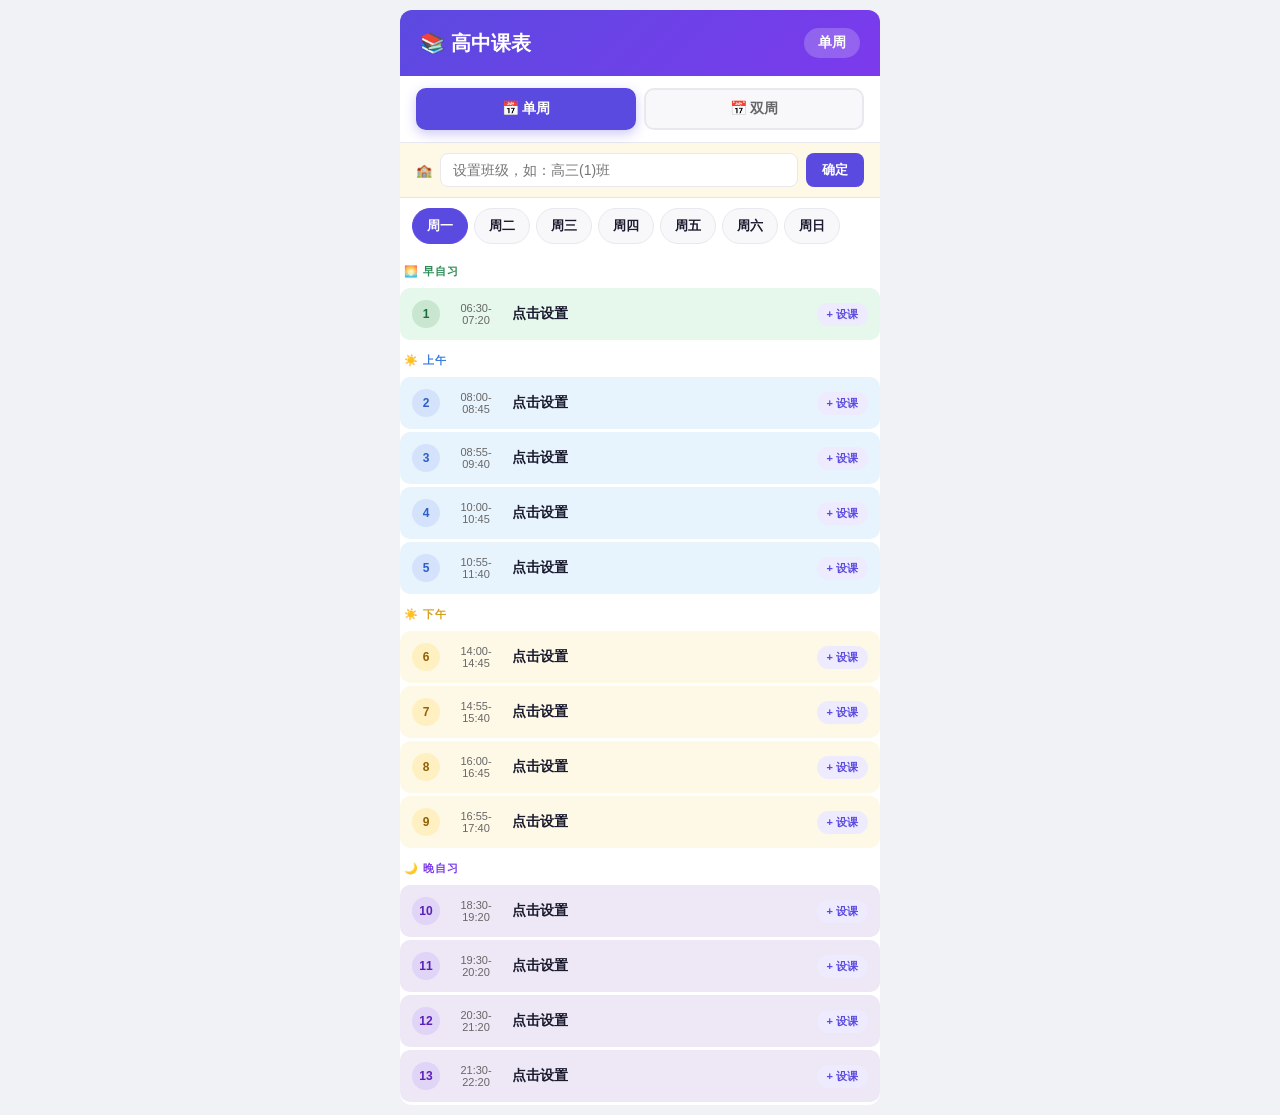
<file: schedule.html>
<!DOCTYPE html>
<html lang="zh-CN">
<head>
<meta charset="UTF-8">
<meta name="viewport" content="width=device-width, initial-scale=1.0, user-scalable=no">
<title>高中课表 · 两周·单双周</title>
<style>
:root {
  --bg: #f0f2f5; --card: #fff; --primary: #5b4ae0; --primary-light: #eeebff;
  --text: #1a1a2e; --text2: #666; --border: #e8e8ef; --gold: #c9a96e;
  --morning: #e8f4fd; --afternoon: #fef9e7; --night: #ede7f6; --early: #e6f7ec;
  --shadow: 0 2px 12px rgba(0,0,0,.06); --radius: 12px;
}
* { margin:0; padding:0; box-sizing:border-box; }
body {
  font-family: -apple-system, 'PingFang SC', 'Microsoft YaHei', sans-serif;
  background: var(--bg); color: var(--text); min-height: 100vh;
  display: flex; justify-content: center; padding: 10px;
  -webkit-tap-highlight-color: transparent;
}
.container { width: 100%; max-width: 480px; }

/* 头部 */
.header {
  background: linear-gradient(135deg, #5b4ae0, #7c3aed);
  color: #fff; padding: 18px 20px; border-radius: var(--radius) var(--radius) 0 0;
  display: flex; justify-content: space-between; align-items: center;
}
.header h1 { font-size: 20px; font-weight: 700; }
.header .week-badge {
  background: rgba(255,255,255,.2); padding: 6px 14px; border-radius: 20px;
  font-size: 14px; font-weight: 600;
}

/* 周切换 */
.week-switch {
  display: flex; gap: 8px; padding: 12px 16px; background: var(--card);
  border-bottom: 1px solid var(--border);
}
.week-btn {
  flex: 1; padding: 10px; border-radius: 10px; border: 2px solid var(--border);
  background: #f8f8fb; font-size: 14px; font-weight: 600; cursor: pointer;
  text-align: center; transition: all .2s; color: var(--text2);
}
.week-btn.active {
  background: var(--primary); color: #fff; border-color: var(--primary);
  box-shadow: 0 4px 12px rgba(91,74,224,.3);
}

/* 日期标签 */
.day-tabs {
  display: flex; overflow-x: auto; padding: 10px 12px; gap: 6px;
  background: var(--card); scrollbar-width: none;
}
.day-tabs::-webkit-scrollbar { display: none; }
.day-tab {
  flex: 0 0 auto; padding: 8px 14px; border-radius: 20px; font-size: 13px;
  font-weight: 600; cursor: pointer; border: 1.5px solid var(--border);
  background: #f8f8fb; white-space: nowrap; transition: all .2s;
}
.day-tab.active { background: var(--primary); color: #fff; border-color: var(--primary); }

/* 班级设置栏 */
.class-bar {
  display: flex; gap: 8px; align-items: center; padding: 10px 16px;
  background: #fef9e7; border-bottom: 1px solid #f0e6c0; font-size: 13px;
}
.class-bar label { font-weight: 600; color: var(--gold); white-space: nowrap; }
#classInput {
  flex: 1; padding: 8px 12px; border: 1.5px solid var(--border); border-radius: 8px;
  font-size: 14px; outline: none; background: #fff;
}
#classInput:focus { border-color: var(--primary); }
.class-bar button {
  padding: 8px 16px; background: var(--primary); color: #fff; border: none;
  border-radius: 8px; font-size: 13px; font-weight: 600; cursor: pointer;
}

/* 课表 */
.schedule { background: var(--card); border-radius: 0 0 var(--radius) var(--radius); overflow: hidden; }
.period-group { padding: 4px 14px; }
.period-group-label {
  font-size: 11px; font-weight: 700; text-transform: uppercase; letter-spacing: 1px;
  padding: 10px 4px 6px; color: var(--text2);
}
.period-group-label.early { color: #2d8a56; }
.period-group-label.morning { color: #3b7ddd; }
.period-group-label.afternoon { color: #d4a017; }
.period-group-label.night { color: #7c3aed; }

.period-row {
  display: flex; align-items: center; padding: 8px 10px; margin: 3px 0;
  border-radius: 10px; gap: 10px; cursor: pointer; transition: all .15s;
  border: 2px solid transparent; min-height: 52px;
}
.period-row:active { transform: scale(.98); }
.period-row.early-bg { background: var(--early); }
.period-row.morning-bg { background: var(--morning); }
.period-row.afternoon-bg { background: var(--afternoon); }
.period-row.night-bg { background: var(--night); }

.period-num {
  width: 28px; height: 28px; border-radius: 50%; display: flex;
  align-items: center; justify-content: center; font-size: 12px;
  font-weight: 700; flex-shrink: 0;
}
.early-bg .period-num { background: #c8e6d0; color: #1b6e3a; }
.morning-bg .period-num { background: #d4e2fc; color: #2b5fc3; }
.afternoon-bg .period-num { background: #fef0c0; color: #92600a; }
.night-bg .period-num { background: #e0d4f7; color: #5b21b6; }

.period-time { font-size: 11px; color: var(--text2); width: 52px; flex-shrink: 0; text-align: center; }
.period-info { flex: 1; min-width: 0; }
.period-subject {
  font-size: 14px; font-weight: 700; color: var(--text);
  white-space: nowrap; overflow: hidden; text-overflow: ellipsis;
}
.period-class {
  font-size: 11px; color: var(--text2); margin-top: 1px;
}
.period-action {
  font-size: 11px; color: var(--primary); font-weight: 600;
  padding: 4px 10px; border-radius: 12px; background: var(--primary-light);
  white-space: nowrap; flex-shrink: 0;
}
.period-row.filled .period-action { display: none; }

/* 弹窗 */
.modal-overlay {
  position: fixed; top: 0; left: 0; width: 100%; height: 100%;
  background: rgba(0,0,0,.4); z-index: 100; display: flex;
  align-items: flex-end; justify-content: center;
}
.modal-sheet {
  width: 100%; max-width: 480px; background: #fff; border-radius: 20px 20px 0 0;
  padding: 20px 16px 32px; animation: slideUp .25s ease;
}
@keyframes slideUp { from { transform: translateY(100%); } to { transform: translateY(0); } }
.modal-sheet h3 { font-size: 17px; margin-bottom: 14px; color: var(--text); }
.modal-sheet input {
  width: 100%; padding: 12px; border: 2px solid var(--border); border-radius: 10px;
  font-size: 15px; margin-bottom: 10px; outline: none;
}
.modal-sheet input:focus { border-color: var(--primary); }
.modal-sheet .btn-row { display: flex; gap: 10px; margin-top: 14px; }
.modal-sheet button {
  flex: 1; padding: 12px; border-radius: 10px; font-size: 15px;
  font-weight: 600; cursor: pointer; border: none;
}
.btn-save { background: var(--primary); color: #fff; }
.btn-clear { background: #fee2e2; color: #dc2626; }
.btn-cancel { background: #f1f5f9; color: var(--text2); }

/* 空状态 */
.empty-hint { text-align: center; padding: 40px 20px; color: #ccc; font-size: 14px; }
</style>
</head>
<body>
<div class="container">
  <div class="header">
    <h1>📚 高中课表</h1>
    <div class="week-badge" id="weekBadge">单周</div>
  </div>

  <div class="week-switch" id="weekSwitch">
    <div class="week-btn active" data-week="odd">📅 单周</div>
    <div class="week-btn" data-week="even">📅 双周</div>
  </div>

  <div class="class-bar">
    <label>🏫</label>
    <input type="text" id="classInput" placeholder="设置班级，如：高三(1)班" autocomplete="off">
    <button onclick="saveClass()">确定</button>
  </div>

  <div class="day-tabs" id="dayTabs"></div>

  <div class="schedule" id="schedule"></div>
</div>

<div class="modal-overlay" id="modal" style="display:none">
  <div class="modal-sheet">
    <h3 id="modalTitle">编辑课程</h3>
    <input type="text" id="modalSubject" placeholder="科目名称，如：语文">
    <input type="text" id="modalClass" placeholder="班级（自动填入默认班级）">
    <div class="btn-row">
      <button class="btn-clear" onclick="clearSlot()">清空</button>
      <button class="btn-cancel" onclick="closeModal()">取消</button>
      <button class="btn-save" onclick="saveSlot()">保存</button>
    </div>
  </div>
</div>

<script>
// 时间段定义：早自习1 + 上午4 + 下午4 + 晚自习4 = 13节
var periods = [
  { id:0,  label:'早自习', cls:'early-bg', time:'06:30-07:20', group:'early',    groupLabel:'🌅 早自习' },
  { id:1,  label:'第1节',  cls:'morning-bg', time:'08:00-08:45', group:'morning',  groupLabel:'☀️ 上午' },
  { id:2,  label:'第2节',  cls:'morning-bg', time:'08:55-09:40', group:'morning',  groupLabel:'' },
  { id:3,  label:'第3节',  cls:'morning-bg', time:'10:00-10:45', group:'morning',  groupLabel:'' },
  { id:4,  label:'第4节',  cls:'morning-bg', time:'10:55-11:40', group:'morning',  groupLabel:'' },
  { id:5,  label:'第5节',  cls:'afternoon-bg', time:'14:00-14:45', group:'afternoon', groupLabel:'☀️ 下午' },
  { id:6,  label:'第6节',  cls:'afternoon-bg', time:'14:55-15:40', group:'afternoon', groupLabel:'' },
  { id:7,  label:'第7节',  cls:'afternoon-bg', time:'16:00-16:45', group:'afternoon', groupLabel:'' },
  { id:8,  label:'第8节',  cls:'afternoon-bg', time:'16:55-17:40', group:'afternoon', groupLabel:'' },
  { id:9,  label:'晚自习1', cls:'night-bg', time:'18:30-19:20', group:'night',    groupLabel:'🌙 晚自习' },
  { id:10, label:'晚自习2', cls:'night-bg', time:'19:30-20:20', group:'night',    groupLabel:'' },
  { id:11, label:'晚自习3', cls:'night-bg', time:'20:30-21:20', group:'night',    groupLabel:'' },
  { id:12, label:'晚自习4', cls:'night-bg', time:'21:30-22:20', group:'night',    groupLabel:'' }
];

var dayNames = ['周一','周二','周三','周四','周五','周六','周日'];
var currentWeek = 'odd';  // odd | even
var currentDay = 0;       // 0-6
var currentClass = '';
var editingPeriod = null;
var editingDay = null;

// 数据：schedule[week][day][periodId] = { subject, className }
var schedule = { odd: {}, even: {} };
for (var w of ['odd','even']) {
  for (var d = 0; d < 7; d++) {
    schedule[w][d] = {};
  }
}

// 从 localStorage 加载
function loadData() {
  try {
    var saved = JSON.parse(localStorage.getItem('schedule_data'));
    if (saved) { schedule = saved; }
    currentClass = localStorage.getItem('schedule_class') || '';
  } catch(e) {}
}
function saveData() {
  localStorage.setItem('schedule_data', JSON.stringify(schedule));
  localStorage.setItem('schedule_class', currentClass);
}

function saveClass() {
  currentClass = document.getElementById('classInput').value.trim();
  saveData();
  render();
}

// 渲染日标签
function renderDayTabs() {
  var html = '';
  for (var i = 0; i < 7; i++) {
    html += '<div class="day-tab' + (i === currentDay ? ' active' : '') + '" onclick="switchDay(' + i + ')">' + dayNames[i] + '</div>';
  }
  document.getElementById('dayTabs').innerHTML = html;
}

// 渲染课表
function render() {
  renderDayTabs();
  document.getElementById('classInput').value = currentClass;
  document.getElementById('weekBadge').textContent = currentWeek === 'odd' ? '单周' : '双周';

  var html = '';
  var lastGroup = '';
  var dayData = schedule[currentWeek][currentDay];

  for (var i = 0; i < periods.length; i++) {
    var p = periods[i];
    if (p.groupLabel) {
      html += '<div class="period-group-label ' + p.group + '">' + p.groupLabel + '</div>';
    }
    var slot = dayData[p.id];
    var subject = slot ? slot.subject : '';
    var cls = slot ? slot.className : '';
    var filled = !!subject;

    html += '<div class="period-row ' + p.cls + (filled ? ' filled' : '') + '" onclick="openModal(' + p.id + ')">';
    html += '<div class="period-num">' + (p.id + 1) + '</div>';
    html += '<div class="period-time">' + p.time + '</div>';
    html += '<div class="period-info">';
    html += '<div class="period-subject">' + (subject || '点击设置') + '</div>';
    if (cls) html += '<div class="period-class">' + cls + '</div>';
    html += '</div>';
    if (!filled) html += '<div class="period-action">+ 设课</div>';
    html += '</div>';
  }
  document.getElementById('schedule').innerHTML = html || '<div class="empty-hint">加载中…</div>';
}

function switchDay(day) {
  currentDay = day;
  render();
}

function switchWeek(week) {
  currentWeek = week;
  document.querySelectorAll('.week-btn').forEach(function(b) {
    b.classList.toggle('active', b.dataset.week === week);
  });
  render();
}

function openModal(periodId) {
  editingPeriod = periodId;
  editingDay = currentDay;
  var slot = schedule[currentWeek][currentDay][periodId] || {};
  document.getElementById('modalTitle').textContent = periods[periodId].label + ' ' + periods[periodId].time;
  document.getElementById('modalSubject').value = slot.subject || '';
  document.getElementById('modalClass').value = slot.className || currentClass || '';
  document.getElementById('modal').style.display = 'flex';
  document.getElementById('modalSubject').focus();
}

function closeModal() {
  document.getElementById('modal').style.display = 'none';
  editingPeriod = null;
}

function saveSlot() {
  if (editingPeriod === null) return;
  var subject = document.getElementById('modalSubject').value.trim();
  var cls = document.getElementById('modalClass').value.trim() || currentClass;
  if (subject) {
    schedule[currentWeek][editingDay][editingPeriod] = { subject: subject, className: cls };
  } else {
    delete schedule[currentWeek][editingDay][editingPeriod];
  }
  saveData();
  closeModal();
  render();
}

function clearSlot() {
  if (editingPeriod === null) return;
  delete schedule[currentWeek][editingDay][editingPeriod];
  saveData();
  closeModal();
  render();
}

// 初始化
loadData();
document.getElementById('classInput').value = currentClass;
renderDayTabs();
render();

document.querySelectorAll('.week-btn').forEach(function(b) {
  b.addEventListener('click', function() { switchWeek(b.dataset.week); });
});
document.getElementById('modal').addEventListener('click', function(e) {
  if (e.target === this) closeModal();
});
</script>
</body>
</html>
</file>
